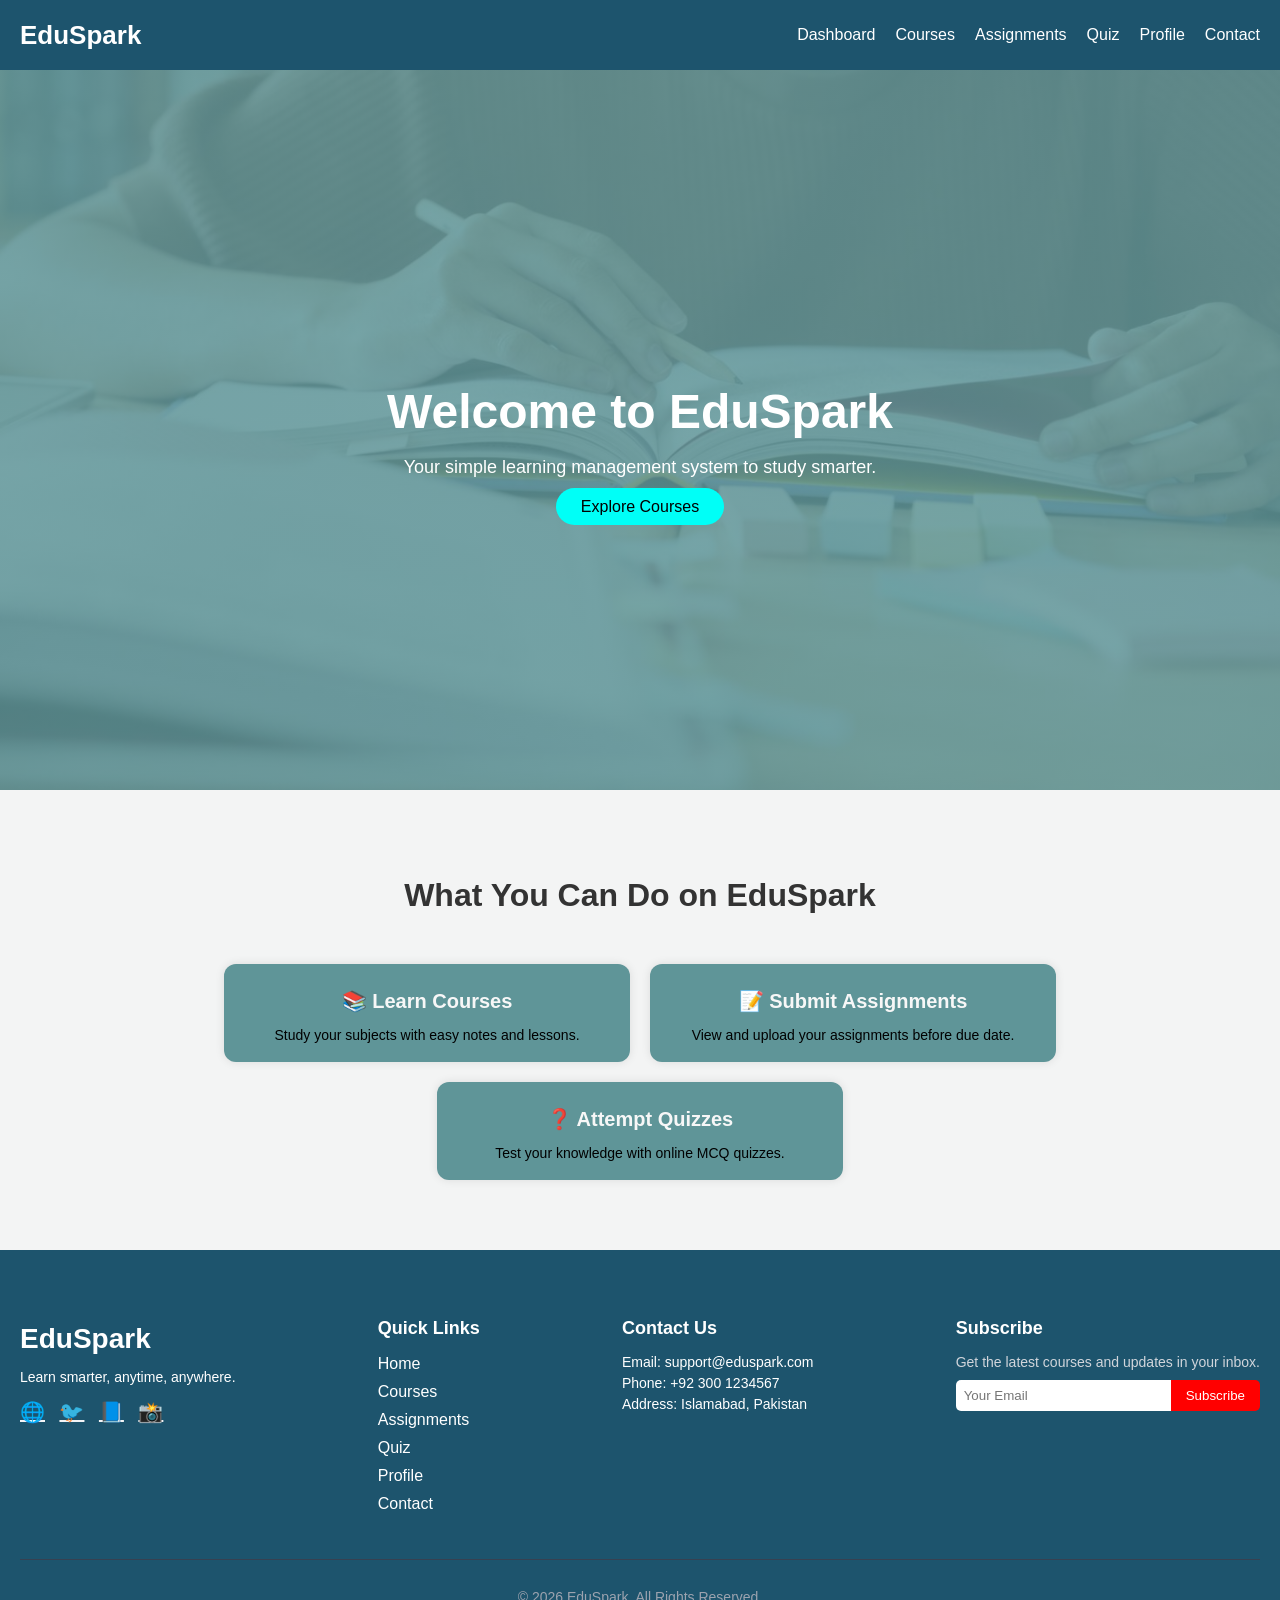
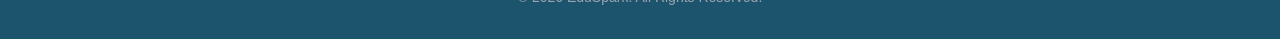
<file: index.html>
<!DOCTYPE html>
<html>
    <head>
  <meta charset="UTF-8">
  <meta name="viewport" content="width=device-width, initial-scale=1.0">
  <title>EduSpark–Mini LMS Portal</title>
  <link rel="stylesheet" href="css/style.css">
    </head>
    <body>
        <nav class="navbar">
  <div class="logo">
  <a href="./index.html">EduSpark</a>
</div>
  <ul class="nav-links">
    <li><a href="dashboard.html">Dashboard</a></li>
    <li><a href="courses.html">Courses</a></li>
    <li><a href="assignments.html">Assignments</a></li>
    <li><a href="quiz.html">Quiz</a></li>
    <li><a href="profile.html">Profile</a></li>
    <li><a href="contact.html">Contact</a></li>
  </ul>
</nav>
<section class="hero">
  <div class="hero-content">
    <h1>Welcome to EduSpark</h1>
    <p>Your simple learning management system to study smarter.</p>
    <a href="courses.html" class="hero-btn">Explore Courses</a>
  </div>
</section>
<section class="features">
  <h2>What You Can Do on EduSpark</h2>

  <div class="feature-box">
    <div class="feature-card">
      <h3>📚 Learn Courses</h3>
      <p>Study your subjects with easy notes and lessons.</p>
    </div>

    <div class="feature-card">
      <h3>📝 Submit Assignments</h3>
      <p>View and upload your assignments before due date.</p>
    </div>

    <div class="feature-card">
      <h3>❓ Attempt Quizzes</h3>
      <p>Test your knowledge with online MCQ quizzes.</p>
    </div>
  </div>
</section>


    </body>
  <!-- Footer -->
<footer class="footer">
  <div class="footer-container">

    <!-- Branding -->
    <div class="footer-brand">
      <h2>EduSpark</h2>
      <p>Learn smarter, anytime, anywhere.</p>
      <div class="social-icons">
        <a href="#" target="_blank">🌐</a>
        <a href="#" target="_blank">🐦</a>
        <a href="#" target="_blank">📘</a>
        <a href="#" target="_blank">📸</a>
      </div>
    </div>

    <!-- Quick Links -->
    <div class="footer-links">
      <h3>Quick Links</h3>
      <ul>
        <li><a href="index.html">Home</a></li>
        <li><a href="courses.html">Courses</a></li>
        <li><a href="assignments.html">Assignments</a></li>
        <li><a href="quiz.html">Quiz</a></li>
        <li><a href="profile.html">Profile</a></li>
        <li><a href="contact.html">Contact</a></li>
      </ul>
    </div>

    <!-- Contact Info -->
    <div class="footer-contact">
      <h3>Contact Us</h3>
      <p>Email: support@eduspark.com</p>
      <p>Phone: +92 300 1234567</p>
      <p>Address: Islamabad, Pakistan</p>
    </div>

    <!-- Newsletter Signup -->
    <div class="footer-newsletter">
      <h3>Subscribe</h3>
      <p>Get the latest courses and updates in your inbox.</p>
      <form action="#" method="post">
        <input type="email" placeholder="Your Email" required>
        <button type="submit">Subscribe</button>
      </form>
    </div>

  </div>

  <!-- Footer Bottom -->
  <div class="footer-bottom">
    <p>&copy; 2026 EduSpark. All Rights Reserved.</p>
  </div>
</footer>


</html>
</file>
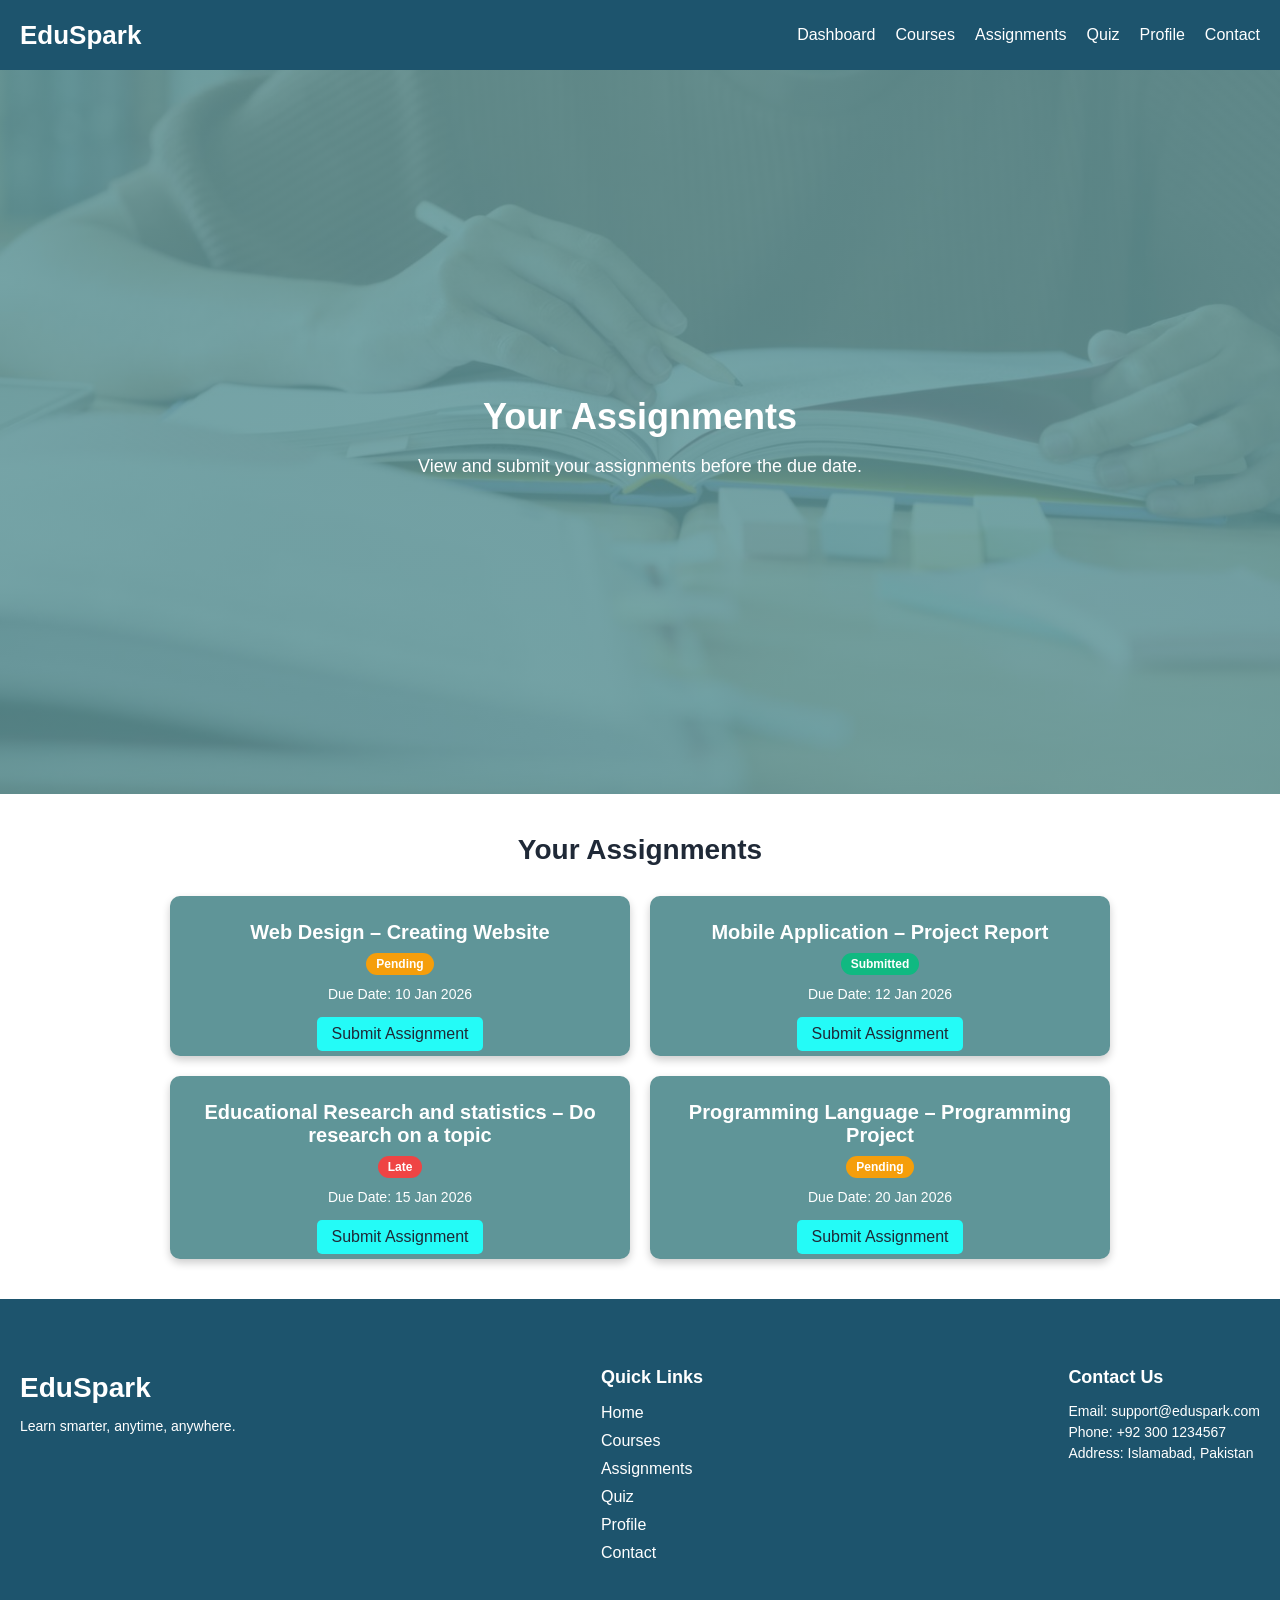
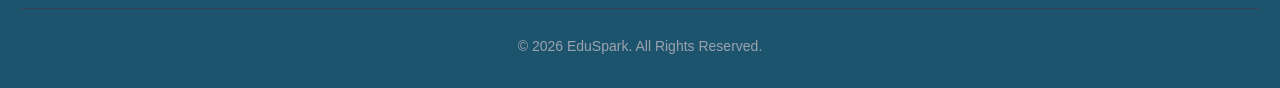
<file: assignments.html>
<!DOCTYPE html>
<html lang="en">
<head>
  <meta charset="UTF-8">
  <meta name="viewport" content="width=device-width, initial-scale=1.0">
  <title>Assignments – EduSpark</title>
  <link rel="stylesheet" href="css/style.css">
</head>
<body>

  <!-- Navbar -->
  <nav class="navbar">
    <div class="logo">
      <a href="index.html">EduSpark</a>
    </div>
    <ul class="nav-links">
      <li><a href="dashboard.html">Dashboard</a></li>
      <li><a href="courses.html">Courses</a></li>
      <li><a href="assignments.html" class="active">Assignments</a></li>
      <li><a href="quiz.html">Quiz</a></li>
      <li><a href="profile.html">Profile</a></li>
      <li><a href="contact.html">Contact</a></li>
    </ul>
  </nav>

  <!-- Hero Section -->
  <section class="hero assignments-hero">
    <div class="hero-content">
      <h1>Your Assignments</h1>
      <p>View and submit your assignments before the due date.</p>
    </div>
  </section>

  <!-- Assignments Section -->
  <section class="assignments">
    <h2>Your Assignments</h2>
    <div class="assignments-container">

      <div class="assignment-card">
  <div class="assignment-header">
    <h3>Web Design – Creating Website</h3>
    <span class="status pending">Pending</span>
  </div>
  <p>Due Date: 10 Jan 2026</p>
  <a href="#" class="assignment-btn">Submit Assignment</a>
</div>

<div class="assignment-card">
  <div class="assignment-header">
    <h3>Mobile Application – Project Report</h3>
    <span class="status submitted">Submitted</span>
  </div>
  <p>Due Date: 12 Jan 2026</p>
  <a href="#" class="assignment-btn disabled">Submit Assignment</a>
</div>

<div class="assignment-card">
  <div class="assignment-header">
<h3>Educational Research and statistics – Do research on a topic</h3>
    <span class="status late">Late</span>
  </div>
  <p>Due Date: 15 Jan 2026</p>
  <a href="#" class="assignment-btn">Submit Assignment</a>
</div>

<div class="assignment-card">
  <div class="assignment-header">
    <h3>Programming Language – Programming Project</h3>
    <span class="status pending">Pending</span>
  </div>
  <p>Due Date: 20 Jan 2026</p>
  <a href="#" class="assignment-btn">Submit Assignment</a>
</div>


    </div>
  </section>

  <!-- Footer -->
  <footer class="footer">
    <div class="footer-container">
      <div class="footer-brand">
        <h2>EduSpark</h2>
        <p>Learn smarter, anytime, anywhere.</p>
      </div>
      <div class="footer-links">
        <h3>Quick Links</h3>
        <ul>
          <li><a href="index.html">Home</a></li>
          <li><a href="courses.html">Courses</a></li>
          <li><a href="assignments.html">Assignments</a></li>
          <li><a href="quiz.html">Quiz</a></li>
          <li><a href="profile.html">Profile</a></li>
          <li><a href="contact.html">Contact</a></li>
        </ul>
      </div>
      <div class="footer-contact">
        <h3>Contact Us</h3>
        <p>Email: support@eduspark.com</p>
        <p>Phone: +92 300 1234567</p>
        <p>Address: Islamabad, Pakistan</p>
      </div>
    </div>
    <div class="footer-bottom">
      <p>&copy; 2026 EduSpark. All Rights Reserved.</p>
    </div>
  </footer>

</body>
</html>
</file>
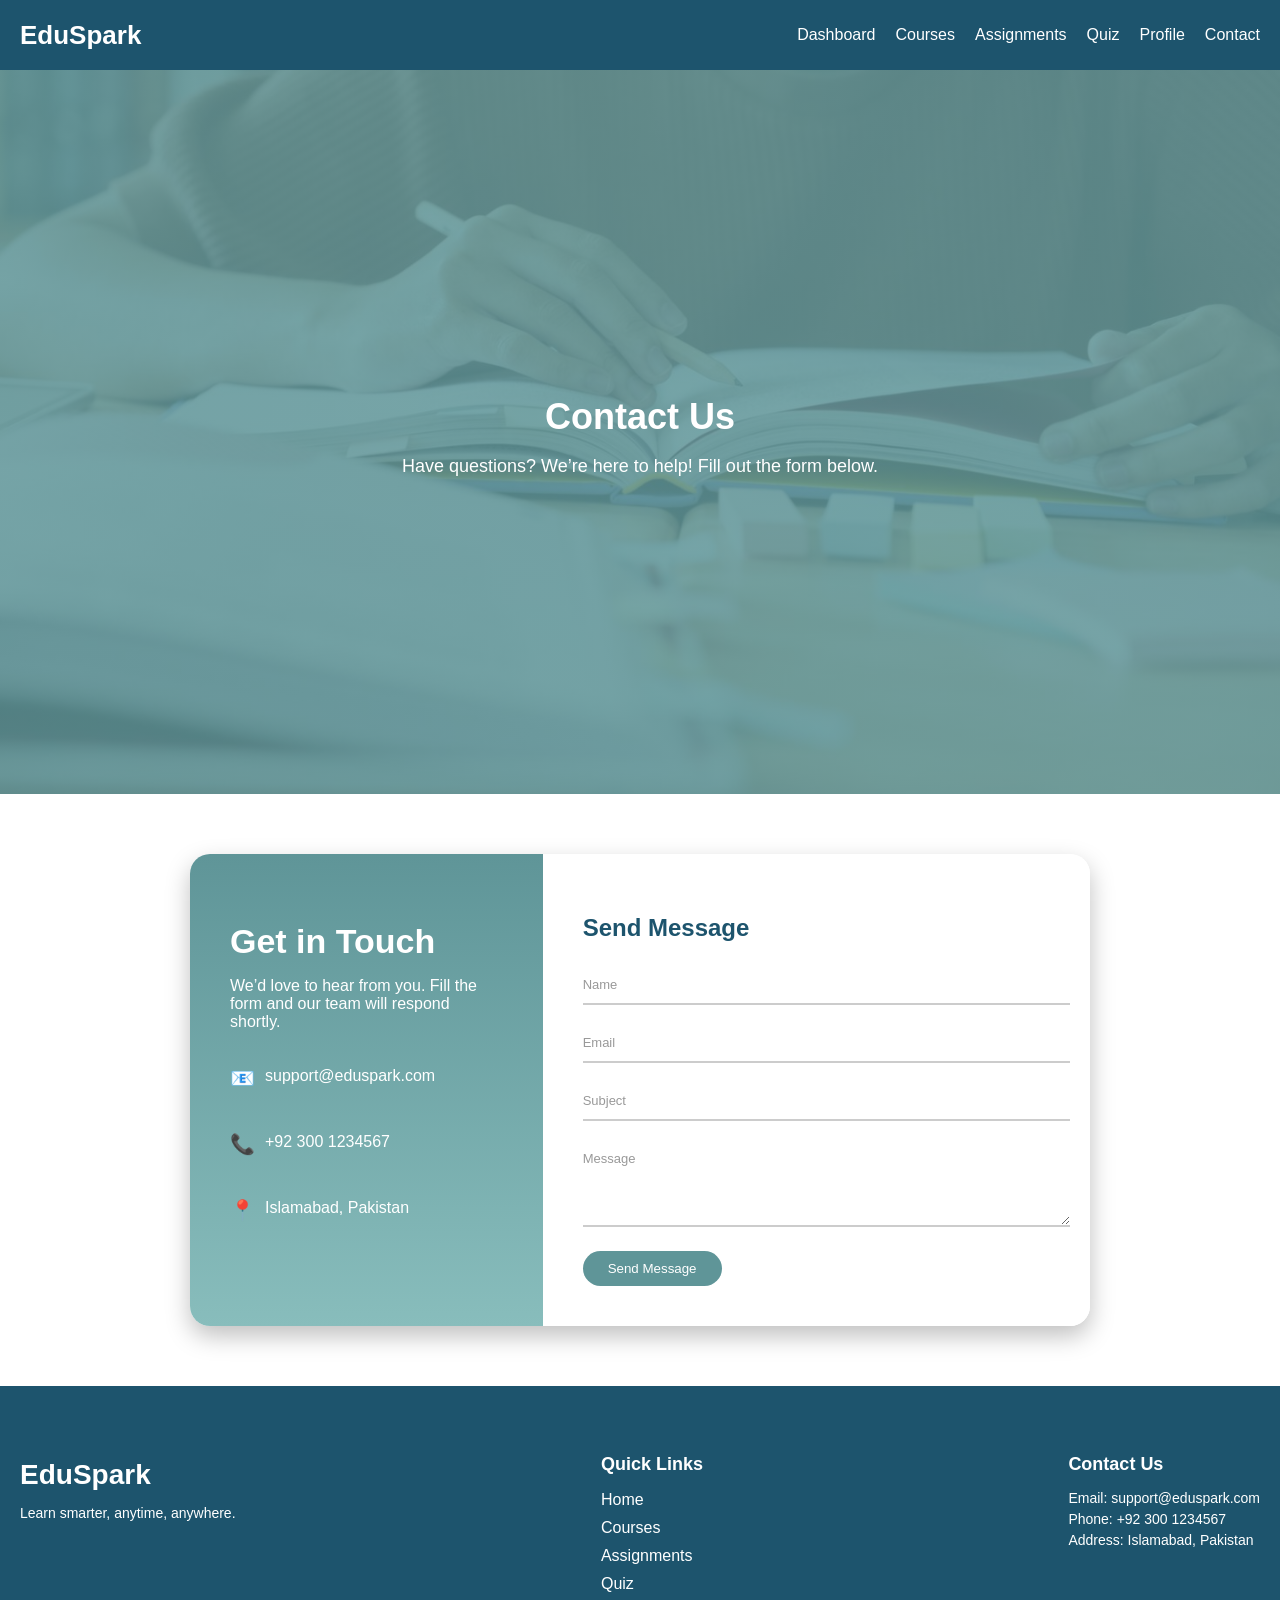
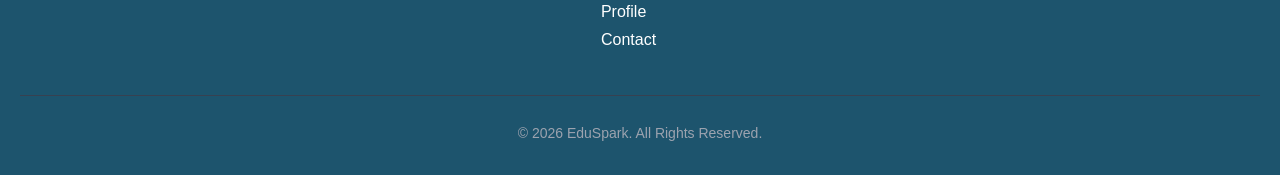
<file: contact.html>
<!DOCTYPE html>
<html lang="en">
<head>
  <meta charset="UTF-8">
  <meta name="viewport" content="width=device-width, initial-scale=1.0">
  <title>Contact – EduSpark</title>
  <link rel="stylesheet" href="css/style.css">
</head>
<body>

  <!-- Navbar -->
  <nav class="navbar">
    <div class="logo">
      <a href="index.html">EduSpark</a>
    </div>
    <ul class="nav-links">
      <li><a href="dashboard.html">Dashboard</a></li>
      <li><a href="courses.html">Courses</a></li>
      <li><a href="assignments.html">Assignments</a></li>
      <li><a href="quiz.html">Quiz</a></li>
      <li><a href="profile.html">Profile</a></li>
      <li><a href="contact.html" class="active">Contact</a></li>
    </ul>
  </nav>

  <!-- Hero Section -->
  <section class="hero contact-hero">
    <div class="hero-content">
      <h1>Contact Us</h1>
      <p>Have questions? We’re here to help! Fill out the form below.</p>
    </div>
  </section>

  <!-- Contact Form Section -->
  <section class="contact">
  <div class="contact-card">
    
    <div class="contact-info">
      <h2>Get in Touch</h2>
      <p>We’d love to hear from you. Fill the form and our team will respond shortly.</p>

      <div class="info-item">
        <span>📧</span>
        <p>support@eduspark.com</p>
      </div>

      <div class="info-item">
        <span>📞</span>
        <p>+92 300 1234567</p>
      </div>

      <div class="info-item">
        <span>📍</span>
        <p>Islamabad, Pakistan</p>
      </div>
    </div>

    <form action="#" method="POST" class="contact-form-modern">
      <h2>Send Message</h2>

      <div class="input-group">
        <input type="text" name="name" required>
        <label>Name</label>
      </div>

      <div class="input-group">
        <input type="email" name="email" required>
        <label>Email</label>
      </div>

      <div class="input-group">
        <input type="text" name="subject" required>
        <label>Subject</label>
      </div>

      <div class="input-group">
        <textarea name="message" rows="4" required></textarea>
        <label>Message</label>
      </div>

      <button type="submit" class="modern-btn">Send Message</button>
    </form>

  </div>
</section>
</body>
  <!-- Footer -->
  <footer class="footer">
    <div class="footer-container">
      <div class="footer-brand">
        <h2>EduSpark</h2>
        <p>Learn smarter, anytime, anywhere.</p>
      </div>
      <div class="footer-links">
        <h3>Quick Links</h3>
        <ul>
          <li><a href="index.html">Home</a></li>
          <li><a href="courses.html">Courses</a></li>
          <li><a href="assignments.html">Assignments</a></li>
          <li><a href="quiz.html">Quiz</a></li>
          <li><a href="profile.html">Profile</a></li>
          <li><a href="contact.html">Contact</a></li>
        </ul>
      </div>
      <div class="footer-contact">
        <h3>Contact Us</h3>
        <p>Email: support@eduspark.com</p>
        <p>Phone: +92 300 1234567</p>
        <p>Address: Islamabad, Pakistan</p>
      </div>
    </div>
    <div class="footer-bottom">
      <p>&copy; 2026 EduSpark. All Rights Reserved.</p>
    </div>
  </footer>


</html>
</file>
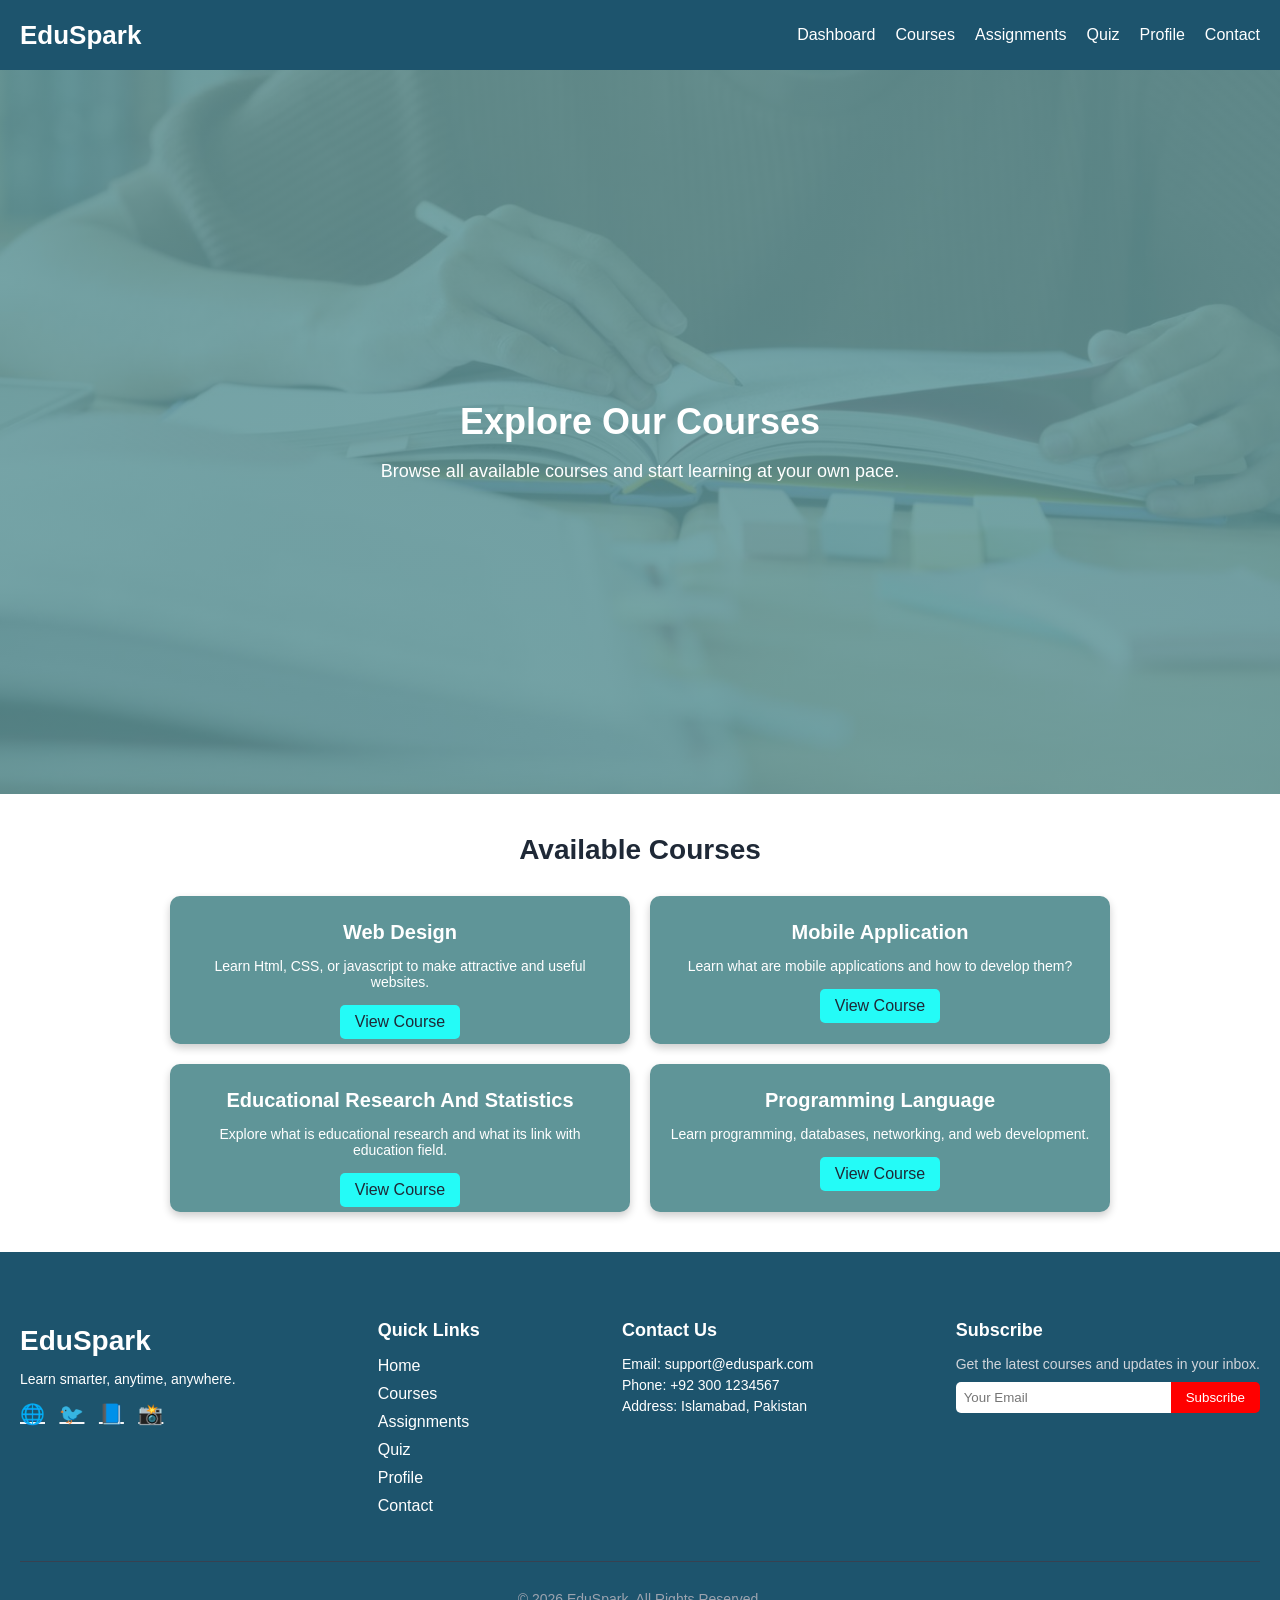
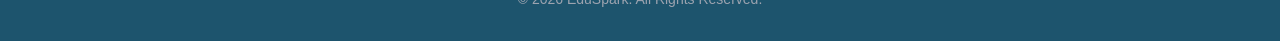
<file: courses.html>
<!DOCTYPE html>
<html lang="en">
<head>
  <meta charset="UTF-8">
  <meta name="viewport" content="width=device-width, initial-scale=1.0">
  <title>Courses – EduSpark</title>
  <link rel="stylesheet" href="css/style.css">
</head>
<body>

  <!-- Navbar -->
  <nav class="navbar">
    <div class="logo">
      <a href="index.html">EduSpark</a>
    </div>
    <ul class="nav-links">
      <li><a href="dashboard.html">Dashboard</a></li>
      <li><a href="courses.html" class="active">Courses</a></li>
      <li><a href="assignments.html">Assignments</a></li>
      <li><a href="quiz.html">Quiz</a></li>
      <li><a href="profile.html">Profile</a></li>
      <li><a href="contact.html">Contact</a></li>
    </ul>
  </nav>

  <!-- Hero Section -->
  <section class="hero courses-hero">
    <div class="hero-content">
      <h1>Explore Our Courses</h1>
      <p>Browse all available courses and start learning at your own pace.</p>
    </div>
  </section>

  <!-- Courses Section -->
  <section class="courses">
    <h2>Available Courses</h2>
    <div class="courses-container">

      <div class="course-card">
        <h3>Web Design</h3>
        <p>Learn Html, CSS, or javascript to make attractive and useful websites.</p>
        <a href="course-detail.html" class="course-btn">View Course</a>
      </div>

      <div class="course-card">
        <h3>Mobile Application</h3>
        <p>Learn what are mobile applications and how to develop them?</p>
        <a href="course-detail.html" class="course-btn">View Course</a>
      </div>

      <div class="course-card">
        <h3>Educational Research And Statistics</h3>
        <p>Explore what is educational research and what its link with education field.</p>
        <a href="course-detail.html" class="course-btn">View Course</a>
      </div>

      <div class="course-card">
        <h3>Programming Language</h3>
        <p>Learn programming, databases, networking, and web development.</p>
        <a href="course-detail.html" class="course-btn">View Course</a>
      </div>

    </div>
  </section></body>

  <!-- Footer -->
<footer class="footer">
  <div class="footer-container">

    <!-- Branding -->
    <div class="footer-brand">
      <h2>EduSpark</h2>
      <p>Learn smarter, anytime, anywhere.</p>
      <div class="social-icons">
        <a href="#" target="_blank">🌐</a>
        <a href="#" target="_blank">🐦</a>
        <a href="#" target="_blank">📘</a>
        <a href="#" target="_blank">📸</a>
      </div>
    </div>

    <!-- Quick Links -->
    <div class="footer-links">
      <h3>Quick Links</h3>
      <ul>
        <li><a href="index.html">Home</a></li>
        <li><a href="courses.html">Courses</a></li>
        <li><a href="assignments.html">Assignments</a></li>
        <li><a href="quiz.html">Quiz</a></li>
        <li><a href="profile.html">Profile</a></li>
        <li><a href="contact.html">Contact</a></li>
      </ul>
    </div>

    <!-- Contact Info -->
    <div class="footer-contact">
      <h3>Contact Us</h3>
      <p>Email: support@eduspark.com</p>
      <p>Phone: +92 300 1234567</p>
      <p>Address: Islamabad, Pakistan</p>
    </div>

    <!-- Newsletter Signup -->
    <div class="footer-newsletter">
      <h3>Subscribe</h3>
      <p>Get the latest courses and updates in your inbox.</p>
      <form action="#" method="post">
        <input type="email" placeholder="Your Email" required>
        <button type="submit">Subscribe</button>
      </form>
    </div>

  </div>

  <!-- Footer Bottom -->
  <div class="footer-bottom">
    <p>&copy; 2026 EduSpark. All Rights Reserved.</p>
  </div>
</footer>
</html>
</file>
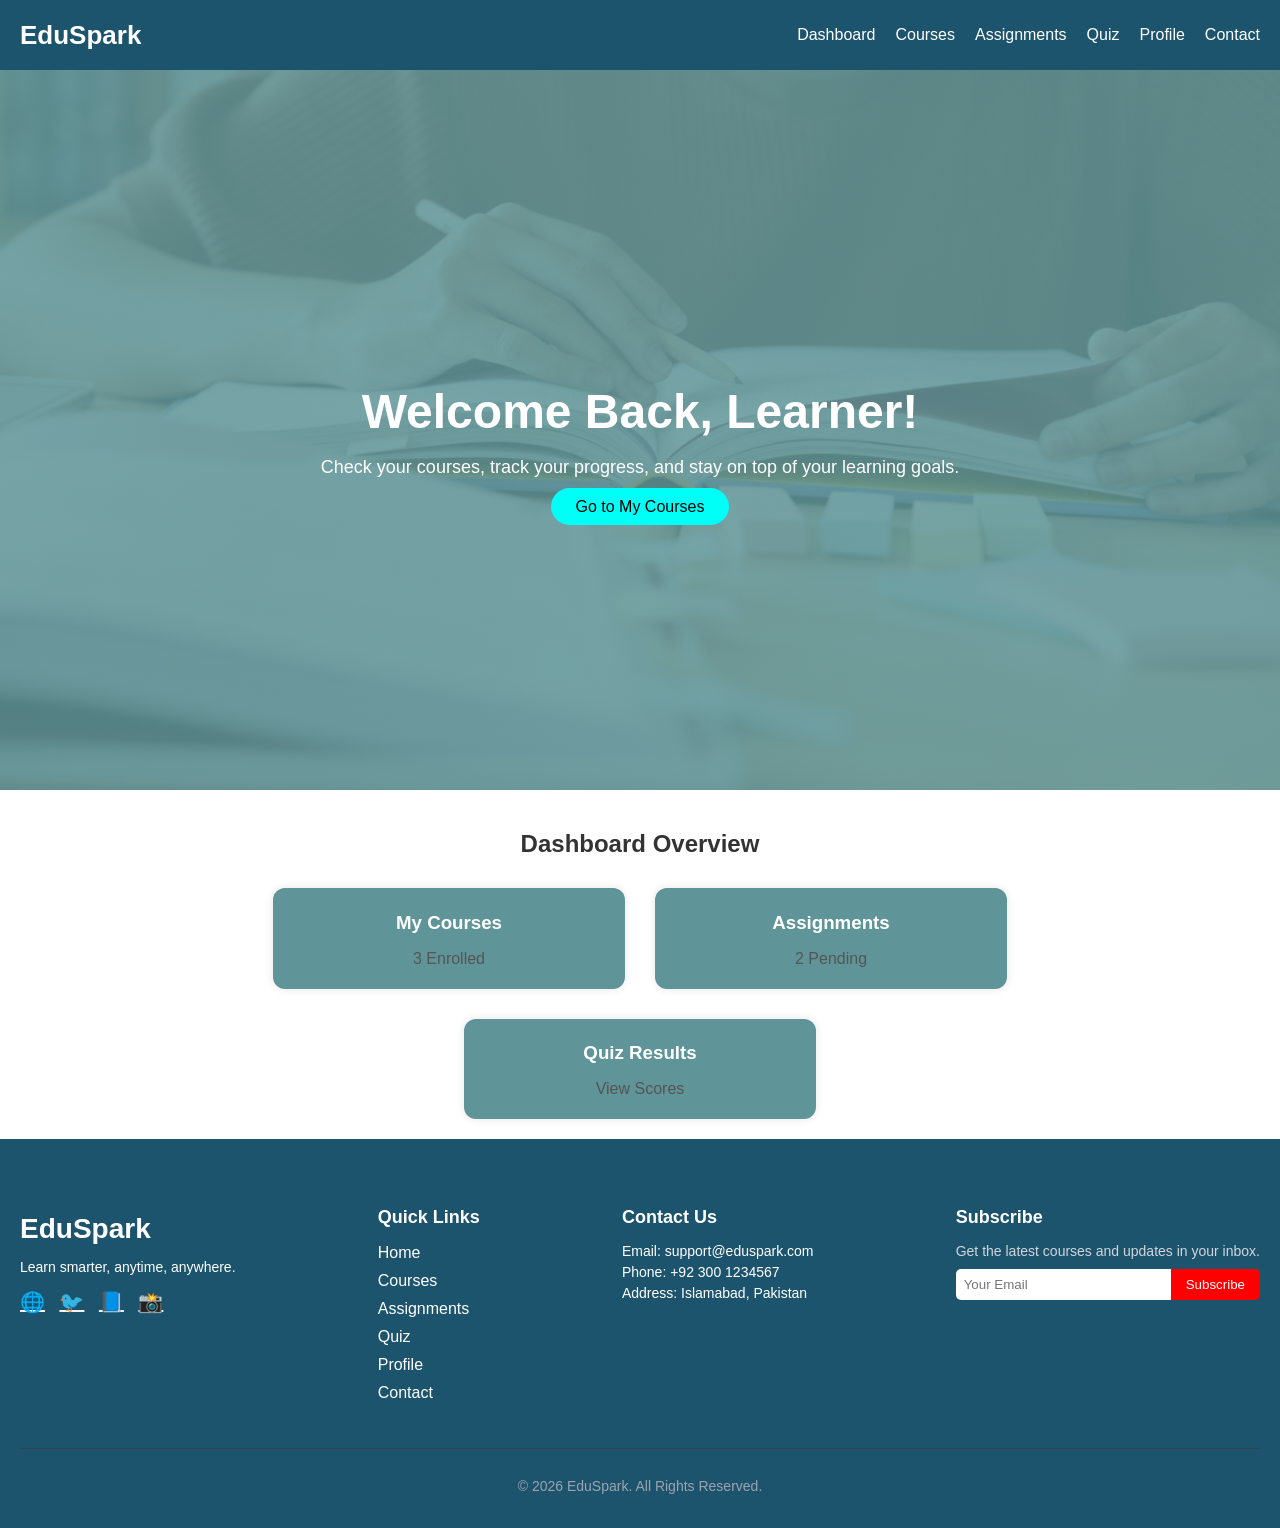
<file: dashboard.html>
<!DOCTYPE html>
<html lang="en">
<head>
  <meta charset="UTF-8">
  <meta name="viewport" content="width=device-width, initial-scale=1.0">
  <title>Dashboard – EduSpark</title>
  <link rel="stylesheet" href="css/style.css">
</head>
<body>

  <!-- Navbar -->
  <nav class="navbar">
    <div class="logo">
      <a href="index.html">EduSpark</a>
    </div>
    <ul class="nav-links">
      <li><a href="dashboard.html">Dashboard</a></li>
      <li><a href="courses.html">Courses</a></li>
      <li><a href="assignments.html">Assignments</a></li>
      <li><a href="quiz.html">Quiz</a></li>
      <li><a href="profile.html">Profile</a></li>
      <li><a href="contact.html">Contact</a></li>
    </ul>
  </nav>

  <!-- Hero Section (Unique for Dashboard) -->
  <section class="hero dashboard-hero">
    <div class="hero-content">
      <h1>Welcome Back, Learner!</h1>
      <p>Check your courses, track your progress, and stay on top of your learning goals.</p>
      <a href="courses.html" class="hero-btn">Go to My Courses</a>
    </div>
  </section>

  <!-- Dashboard Section -->
  <section class="dashboard">
    <h1>Dashboard Overview</h1>

    <div class="dashboard-box">
      <div class="dash-card">
        <h3>My Courses</h3>
        <p>3 Enrolled</p>
      </div>

      <div class="dash-card">
        <h3>Assignments</h3>
        <p>2 Pending</p>
      </div>

      <div class="dash-card">
        <h3>Quiz Results</h3>
        <p>View Scores</p>
      </div>
    </div>
  </section>

</body>
 <!-- Footer -->
<footer class="footer">
  <div class="footer-container">

    <!-- Branding -->
    <div class="footer-brand">
      <h2>EduSpark</h2>
      <p>Learn smarter, anytime, anywhere.</p>
      <div class="social-icons">
        <a href="#" target="_blank">🌐</a>
        <a href="#" target="_blank">🐦</a>
        <a href="#" target="_blank">📘</a>
        <a href="#" target="_blank">📸</a>
      </div>
    </div>

    <!-- Quick Links -->
    <div class="footer-links">
      <h3>Quick Links</h3>
      <ul>
        <li><a href="index.html">Home</a></li>
        <li><a href="courses.html">Courses</a></li>
        <li><a href="assignments.html">Assignments</a></li>
        <li><a href="quiz.html">Quiz</a></li>
        <li><a href="profile.html">Profile</a></li>
        <li><a href="contact.html">Contact</a></li>
      </ul>
    </div>

    <!-- Contact Info -->
    <div class="footer-contact">
      <h3>Contact Us</h3>
      <p>Email: support@eduspark.com</p>
      <p>Phone: +92 300 1234567</p>
      <p>Address: Islamabad, Pakistan</p>
    </div>

    <!-- Newsletter Signup -->
    <div class="footer-newsletter">
      <h3>Subscribe</h3>
      <p>Get the latest courses and updates in your inbox.</p>
      <form action="#" method="post">
        <input type="email" placeholder="Your Email" required>
        <button type="submit">Subscribe</button>
      </form>
    </div>

  </div>

  <!-- Footer Bottom -->
  <div class="footer-bottom">
    <p>&copy; 2026 EduSpark. All Rights Reserved.</p>
  </div>
</footer>
</html>
</file>
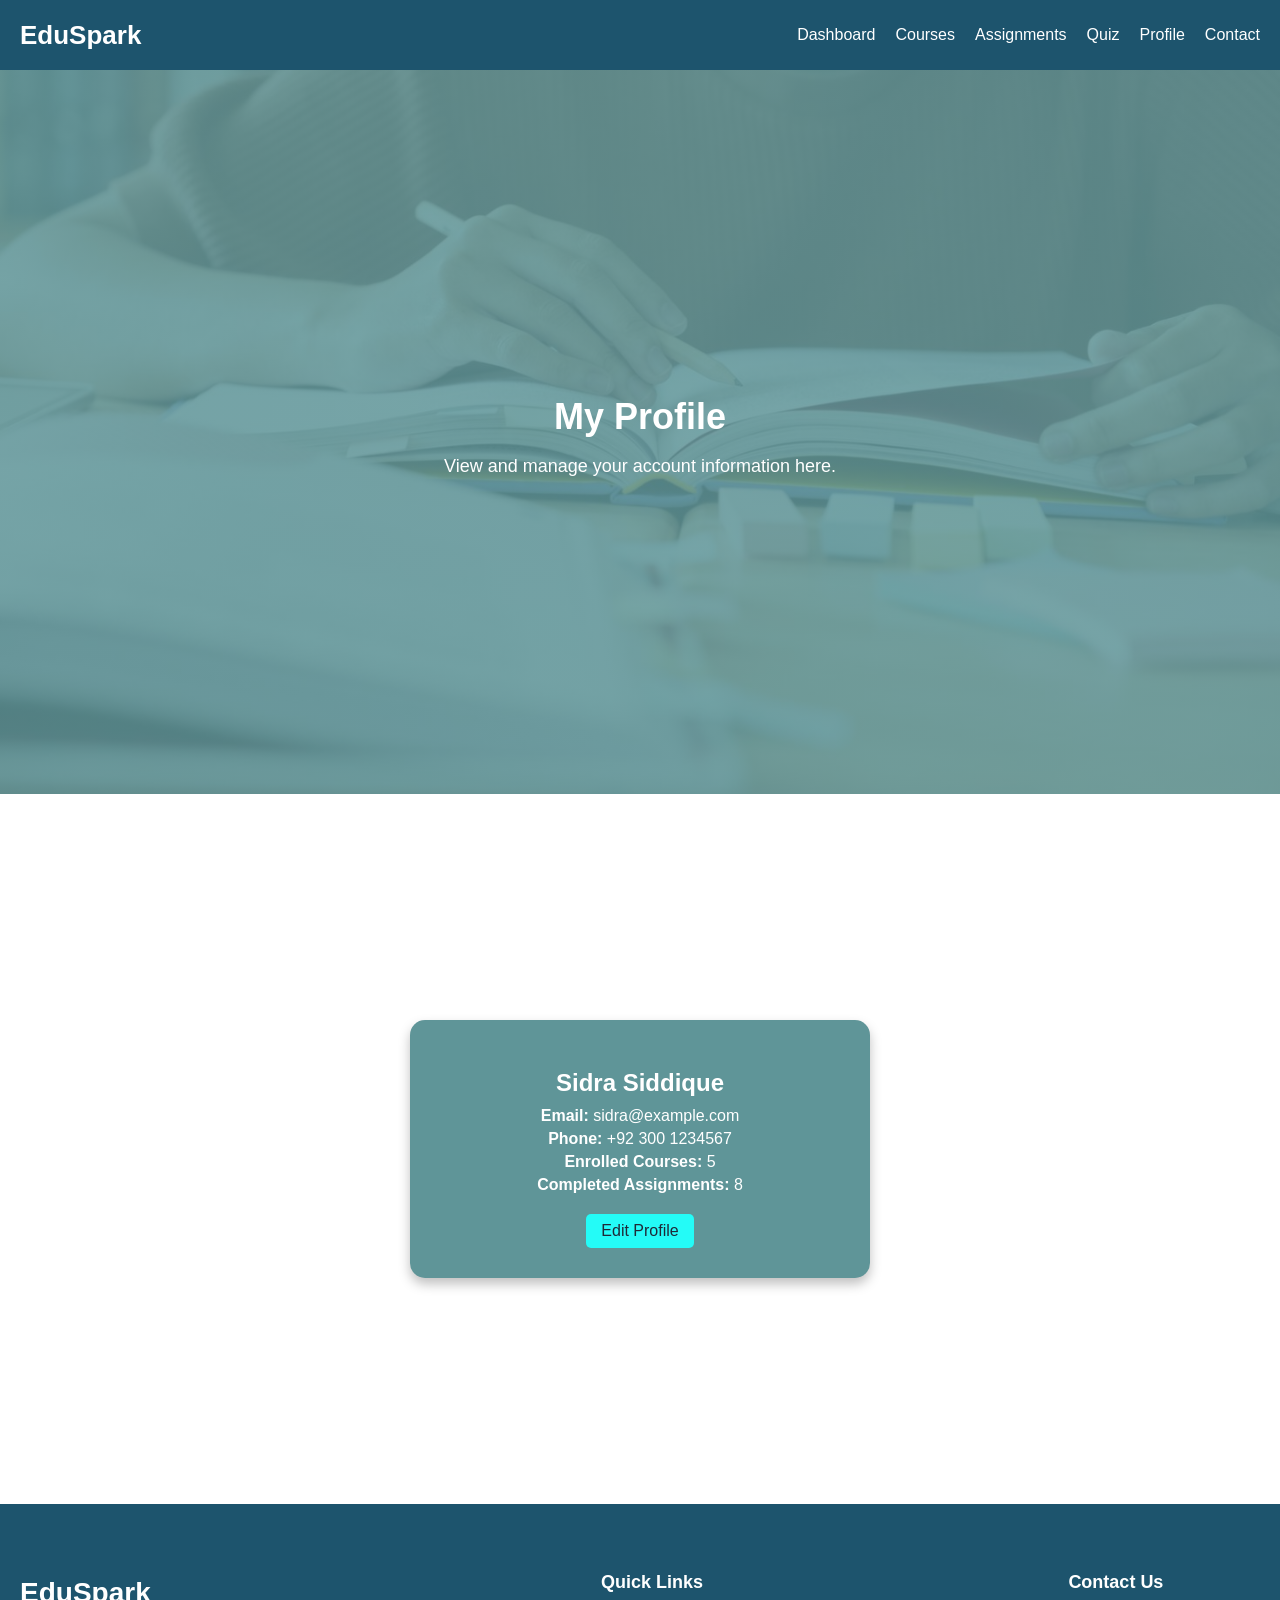
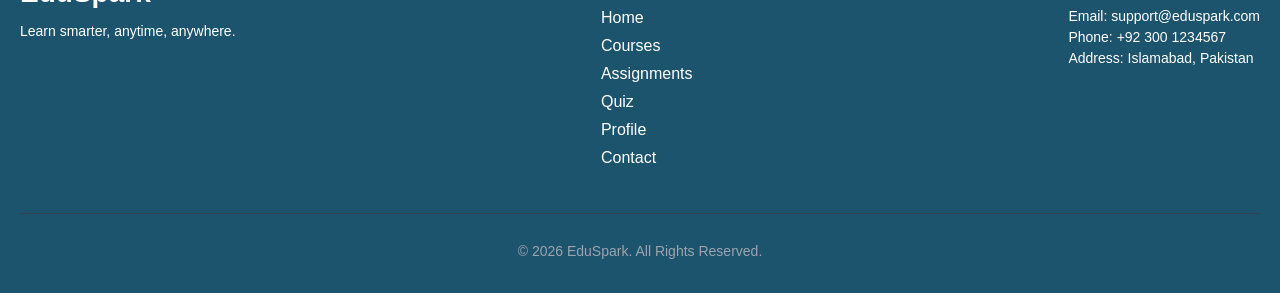
<file: profile.html>
<!DOCTYPE html>
<html lang="en">
<head>
  <meta charset="UTF-8">
  <meta name="viewport" content="width=device-width, initial-scale=1.0">
  <title>Profile – EduSpark</title>
  <link rel="stylesheet" href="css/style.css">
</head>
<body>

  <!-- Navbar -->
  <nav class="navbar">
    <div class="logo">
      <a href="index.html">EduSpark</a>
    </div>
    <ul class="nav-links">
      <li><a href="dashboard.html">Dashboard</a></li>
      <li><a href="courses.html">Courses</a></li>
      <li><a href="assignments.html">Assignments</a></li>
      <li><a href="quiz.html">Quiz</a></li>
      <li><a href="profile.html" class="active">Profile</a></li>
      <li><a href="contact.html">Contact</a></li>
    </ul>
  </nav>

  <!-- Hero Section -->
  <section class="hero profile-hero">
    <div class="hero-content">
      <h1>My Profile</h1>
      <p>View and manage your account information here.</p>
    </div>
  </section>
  

  <!-- Profile Section -->
<section class="profile">
  <div class="profile-container">
    <div class="profile-card">
        <h2>Sidra Siddique</h2>
        <p><strong>Email:</strong> sidra@example.com</p>
        <p><strong>Phone:</strong> +92 300 1234567</p>
        <p><strong>Enrolled Courses:</strong> 5</p>
        <p><strong>Completed Assignments:</strong> 8</p>
        <a href="#" class="profile-btn">Edit Profile</a>
      </div>
  </div>
  </section>

</body>
  <!-- Footer -->
  <footer class="footer">
    <div class="footer-container">
      <div class="footer-brand">
        <h2>EduSpark</h2>
        <p>Learn smarter, anytime, anywhere.</p>
      </div>
      <div class="footer-links">
        <h3>Quick Links</h3>
        <ul>
          <li><a href="index.html">Home</a></li>
          <li><a href="courses.html">Courses</a></li>
          <li><a href="assignments.html">Assignments</a></li>
          <li><a href="quiz.html">Quiz</a></li>
          <li><a href="profile.html">Profile</a></li>
          <li><a href="contact.html">Contact</a></li>
        </ul>
      </div>
      <div class="footer-contact">
        <h3>Contact Us</h3>
        <p>Email: support@eduspark.com</p>
        <p>Phone: +92 300 1234567</p>
        <p>Address: Islamabad, Pakistan</p>
      </div>
    </div>
    <div class="footer-bottom">
      <p>&copy; 2026 EduSpark. All Rights Reserved.</p>
    </div>
  </footer>


</html>
</file>
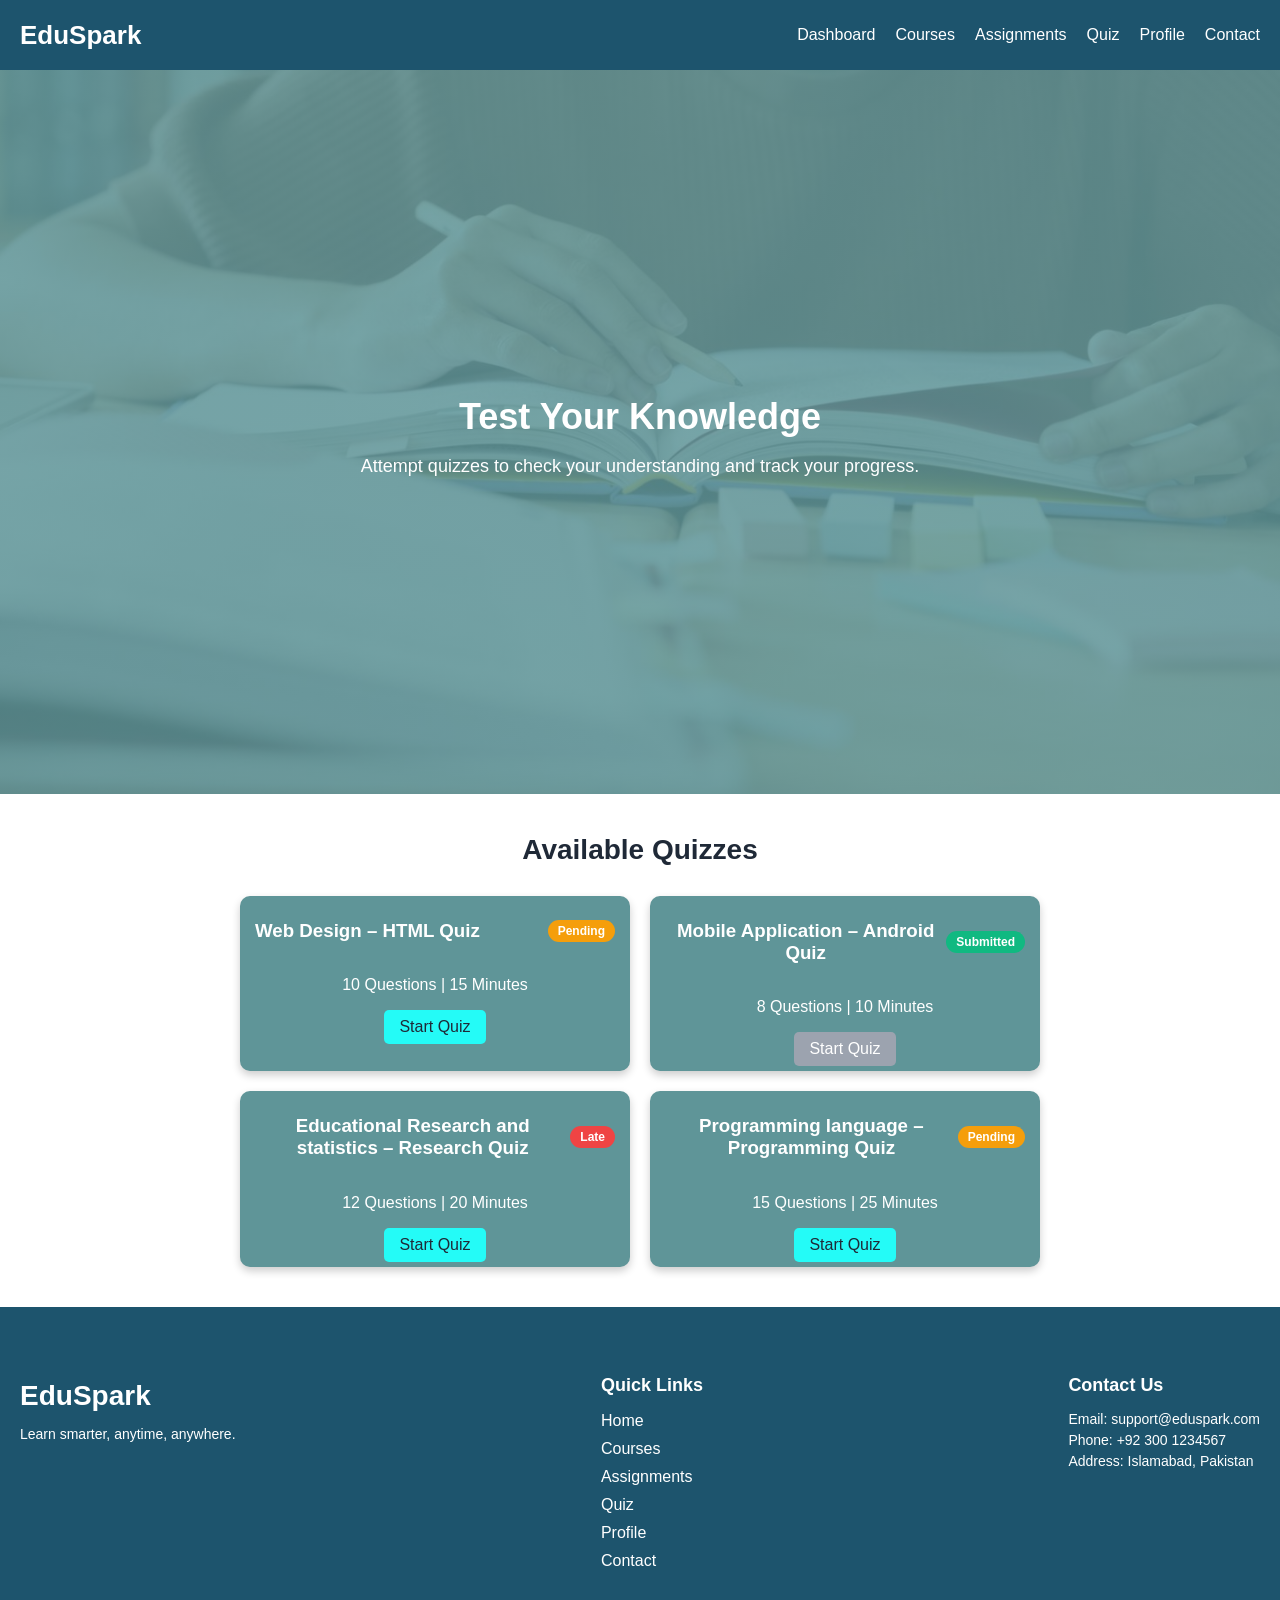
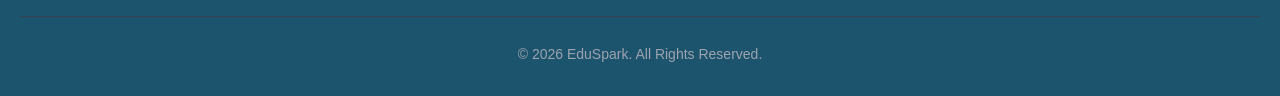
<file: quiz.html>
<!DOCTYPE html>
<html lang="en">
<head>
  <meta charset="UTF-8">
  <meta name="viewport" content="width=device-width, initial-scale=1.0">
  <title>Quizzes – EduSpark</title>
  <link rel="stylesheet" href="css/style.css">
</head>
<body>

  <!-- Navbar -->
  <nav class="navbar">
    <div class="logo">
      <a href="index.html">EduSpark</a>
    </div>
    <ul class="nav-links">
      <li><a href="dashboard.html">Dashboard</a></li>
      <li><a href="courses.html">Courses</a></li>
      <li><a href="assignments.html">Assignments</a></li>
      <li><a href="quiz.html" class="active">Quiz</a></li>
      <li><a href="profile.html">Profile</a></li>
      <li><a href="contact.html">Contact</a></li>
    </ul>
  </nav>

  <!-- Hero Section -->
  <section class="hero quiz-hero">
    <div class="hero-content">
      <h1>Test Your Knowledge</h1>
      <p>Attempt quizzes to check your understanding and track your progress.</p>
    </div>
  </section>

  <!-- Quizzes Section -->
  <section class="quizzes">
    <h2>Available Quizzes</h2>
    <div class="quizzes-container">

      <div class="quiz-card">
        <div class="quiz-header">
          <h3>Web Design – HTML Quiz</h3>
          <span class="status pending">Pending</span>
        </div>
        <p>10 Questions | 15 Minutes</p>
        <a href="quiz-detail.html" class="quiz-btn">Start Quiz</a>
      </div>

      <div class="quiz-card">
        <div class="quiz-header">
          <h3>Mobile Application – Android Quiz</h3>
          <span class="status submitted">Submitted</span>
        </div>
        <p>8 Questions | 10 Minutes</p>
        <a href="#" class="quiz-btn disabled">Start Quiz</a>
      </div>

      <div class="quiz-card">
        <div class="quiz-header">
          <h3>Educational Research and statistics – Research Quiz</h3>
          <span class="status late">Late</span>
        </div>
        <p>12 Questions | 20 Minutes</p>
        <a href="quiz-detail.html" class="quiz-btn">Start Quiz</a>
      </div>

      <div class="quiz-card">
        <div class="quiz-header">
          <h3>Programming language – Programming Quiz</h3>
          <span class="status pending">Pending</span>
        </div>
        <p>15 Questions | 25 Minutes</p>
        <a href="quiz-detail.html" class="quiz-btn">Start Quiz</a>
      </div>

    </div>
  </section>
</body>
  <!-- Footer -->
  <footer class="footer">
    <div class="footer-container">
      <div class="footer-brand">
        <h2>EduSpark</h2>
        <p>Learn smarter, anytime, anywhere.</p>
      </div>
      <div class="footer-links">
        <h3>Quick Links</h3>
        <ul>
          <li><a href="index.html">Home</a></li>
          <li><a href="courses.html">Courses</a></li>
          <li><a href="assignments.html">Assignments</a></li>
          <li><a href="quiz.html">Quiz</a></li>
          <li><a href="profile.html">Profile</a></li>
          <li><a href="contact.html">Contact</a></li>
        </ul>
      </div>
      <div class="footer-contact">
        <h3>Contact Us</h3>
        <p>Email: support@eduspark.com</p>
        <p>Phone: +92 300 1234567</p>
        <p>Address: Islamabad, Pakistan</p>
      </div>
    </div>
    <div class="footer-bottom">
      <p>&copy; 2026 EduSpark. All Rights Reserved.</p>
    </div>
  </footer>


</html>
</file>
<file: css/style.css>
body {
  margin: 0;
  padding: 0;
  font-family: Verdana, Geneva, Tahoma, sans-serif;
}
.navbar {
  display: flex;
  justify-content: space-between; 
  align-items: center;
  background-color: #1D546D; 
  padding: 10px 20px;
}
/* Navbar Logo */
.logo a {
  color: white;             /* Keep text white */
  text-decoration: none;    /* Remove underline */
  font-size: 26px;          /* Slightly larger for prominence */
  font-weight: bold;        /* Bold for visibility */
  transition: color 0.3s, transform 0.3s; /* Smooth hover effects */
}

/* Hover effect for logo */
.logo a:hover {
  color: #5F9598;           /* Accent color on hover */
  transform: scale(1.05);   /* Slightly grow on hover */
  text-decoration: underline; /* Optional underline on hover */
}

.navbar .nav-links {
  list-style: none;
  display: flex;
  gap: 20px; 
}

.navbar .nav-links li a {
  color: white;
  text-decoration: none;
  font-size: 16px;
  transition: 0.3s;
}

.navbar .nav-links li a:hover {
  text-decoration: underline;
  transform: scale(2);
  color: #5F9598;
}
.hero {
  height: 80vh;
background: linear-gradient(rgba(95,149,152,0.85), rgba(95,149,152,0.85)),
              url("../images/hero-bg.jpg");

  background-size: cover;
  background-position: center;
  display: flex;
  justify-content: center;
  align-items: center;
  text-align: center;
  color: white;
}

.hero-content h1 {
  font-size: 48px;
  margin-bottom: 10px;
}

.hero-content p {
  font-size: 18px;
  margin-bottom: 20px;
}

.hero-btn {
  background-color: #00fff7;
  color: #000;
  padding: 10px 25px;
  border-radius: 25px;
  text-decoration: none;
  font-size: 16px;
  transition: 0.3s;
}

.hero-btn:hover {
  background-color: white;
  color: #007BFF;
}
.features {
  padding: 60px 20px;
  text-align: center;
  background-color: #F3F4F4;
}

.features h2 {
  font-size: 32px;
  margin-bottom: 40px;
  color: #333;
}

.feature-box {
  display: flex;
  justify-content: center;
  gap: 20px;
  flex-wrap: wrap;
  padding: 10px;
}

.feature-card {
  background-color: #5F9598;
  width: 30%;
  padding: 5px 20px;
  border-radius: 12px;
  box-shadow: 0 0 10px rgba(0,0,0,0.1);
}

.feature-card h3 {
  font-size: 20px;
  margin-bottom: 10px;
  color: #f7f7f7;
}

.feature-card p {
  font-size: 14px;
  color: #010101;
}
.dashboard {
  padding: 20px 120px;
  text-align: center;
}

.dashboard h1 {
  margin-bottom: 30px;
  color: #333;
}

.dashboard-box {
  display: flex;
  justify-content: center;
  gap: 30px;
  flex-wrap: wrap;
}

.dash-card {
  background-color: #5F9598;
  width: 30%;
  padding: 5px 20px;
  border-radius: 12px;
  box-shadow: 0 0 10px rgba(0,0,0,0.1);
}

.dash-card h3 {
  color: #ffffff;
  margin-bottom: 10px;
}

.dash-card p {
  font-size: 16px;
  color: #555;
}
.footer {
  background-color: #1D546D; /* dark gray */
  color: #fff;
  padding: 50px 20px 20px 20px;
  font-family: 'Arial', sans-serif;
}

.footer-container {
  display: flex;
  flex-wrap: wrap;
  gap: 40px;
  justify-content: space-between;
}

.footer-brand h2 {
  font-size: 28px;
  margin-bottom: 10px;
  color: #ffffff; /* bright accent color */
}

.footer-brand p {
  font-size: 14px;
  margin-bottom: 15px;
  color: white;
}

.social-icons a {
  font-size: 20px;
  margin-right: 10px;
  color: #f3f4f6;
  transition: color 0.3s;
}

.social-icons a:hover {
  color: #1D546D; 
}

.footer-links h3,
.footer-contact h3,
.footer-newsletter h3 {
  font-size: 18px;
  margin-bottom: 15px;
  color: #ffffff;
}

.footer-links ul {
  list-style: none;
  padding: 0;
}

.footer-links ul li {
  margin-bottom: 10px;
}

.footer-links a {
  color: white;
  text-decoration: none;
  transition: color 0.3s;
}

.footer-links a:hover {
  color: #5F9598;
  text-decoration: underline;
}

.footer-contact p {
  margin: 5px 0;
  font-size: 14px;
  color: #ffffff;
}

.footer-newsletter p {
  font-size: 14px;
  margin-bottom: 10px;
  color: #d1d5db;
}

.footer-newsletter form {
  display: flex;
  flex-wrap: wrap;
}

.footer-newsletter input[type="email"] {
  padding: 8px;
  border-radius: 5px 0 0 5px;
  border: none;
  flex: 1;
  min-width: 150px;
}

.footer-newsletter button {
  padding: 8px 15px;
  border: none;
  background-color: red;
  color: white;
  border-radius: 0 5px 5px 0;
  cursor: pointer;
  transition: background 0.3s;
}

.footer-newsletter button:hover {
  background-color: darkred;
}

.footer-bottom {
  text-align: center;
  margin-top: 30px;
  font-size: 14px;
  color: #9ca3af;
  border-top: 1px solid #374151;
  padding-top: 15px;
}
/* Hero Section for Courses Page */
.courses-hero {
  background: linear-gradient(to right, #5F9598, #88BDBC)
  url("../images/hero-bg.jpg");
  color: #fff;
  text-align: center;
  padding: 2px 120px;
}

.courses-hero h1 {
  font-size: 36px;
  margin-bottom: 15px;
}

.courses-hero p {
  font-size: 18px;
  margin-bottom: 10px;
}

/* Courses Section */
.courses {
  max-width: 1200px;
  margin: 40px auto;
  padding: 0px 30px;
}

.courses h2 {
  text-align: center;
  font-size: 28px;
  margin-bottom: 30px;
  color: #1F2937;
}

/* Courses Container */
.courses-container {
  display: flex;
  flex-wrap: wrap;
  gap: 20px;
  justify-content: center;
}

/* Individual Course Cards */
.course-card {
  background-color: #5F9598; /* matching dashboard card color */
  color: #fff;
  padding: 5px 20px;
  border-radius: 10px;
  width: 35%;
  text-align: center;
  box-shadow: 0 4px 8px rgba(0,0,0,0.2);
  transition: transform 0.3s, box-shadow 0.3s;
}

.course-card:hover {
  transform: translateY(-7px);
  box-shadow: 0 6px 12px rgba(0,0,0,0.3);
}

.course-card h3 {
  font-size: 20px;
  margin-bottom: 10px;
}

.course-card p {
  font-size: 14px;
  margin-bottom: 15px;
}

/* Course Button */
.course-btn {
  display: inline-block;
  background-color: #24fbf7; /* bright accent color for CTA */
  color: #1F2937;
  padding: 8px 15px;
  border-radius: 5px;
  text-decoration: none;
  transition: background 0.3s;
}

.course-btn:hover {
  background-color: #f5510b;
}

/* Responsive Design */
@media (max-width: 768px) {
  .courses-container {
    flex-direction: column;
    align-items: center;
  }

  .course-card {
    width: 90%;
  }
}
/* Hero Section for Assignments Page */
.assignments-hero {
  background: linear-gradient(to right, #5F9598, #88BDBC)
  url("../images/hero-bg.jpg");
  color: #fff;
  text-align: center;
  padding: 2px 120px;
}

.assignments-hero h1 {
  font-size: 36px;
  margin-bottom: 15px;
}

.assignments-hero p {
  font-size: 18px;
}

/* Assignments Section */
.assignments {
  max-width: 1200px;
  margin: 40px auto;
  padding: 0 20px;
}

.assignments h2 {
  text-align: center;
  font-size: 28px;
  margin-bottom: 30px;
  color: #1F2937;
}

/* Assignments Container */
.assignments-container {
  display: flex;
  flex-wrap: wrap;
  gap: 20px;
  justify-content: center;
}

/* Assignment Card */
.assignment-card {
  background-color: #5F9598; /* same theme as dashboard cards */
  color: #fff;
  padding: 5px 20px;
  border-radius: 10px;
  width: 35%;
  text-align: center;
  box-shadow: 0 4px 8px rgba(0,0,0,0.2);
  transition: transform 0.3s, box-shadow 0.3s;
}

.assignment-card:hover {
  transform: translateY(-5px);
  box-shadow: 0 6px 12px rgba(0,0,0,0.3);
}

.assignment-card h3 {
  font-size: 20px;
  margin-bottom: 10px;
}

.assignment-card p {
  font-size: 14px;
  margin-bottom: 15px;
}

/* Assignment Button */
.assignment-btn {
  display: inline-block;
  background-color: #24fbf7; /* bright CTA button */
  color: #1F2937;
  padding: 8px 15px;
  border-radius: 5px;
  text-decoration: none;
  transition: background 0.3s;
}

.assignment-btn:hover {
  background-color: #f5510b;
}

/* Responsive Design */
@media (max-width: 768px) {
  .assignments-container {
    flex-direction: column;
    align-items: center;
  }

  .assignment-card {
    width: 90%;
  }
}
/* Hero Section for Quiz Page */
.quiz-hero {
  background: linear-gradient(to right, #5F9598, #88BDBC)
   url("../images/hero-bg.jpg");
  color: #fff;
  text-align: center;
  padding: 2px 120px;
}

.quiz-hero h1 {
  font-size: 36px;
  margin-bottom: 15px;
}

.quiz-hero p {
  font-size: 18px;
}

/* Quizzes Section */
.quizzes {
  max-width: 1200px;
  margin: 40px auto;
  padding: 0 20px;
}

.quizzes h2 {
  text-align: center;
  font-size: 28px;
  margin-bottom: 30px;
  color: #1F2937;
}

/* Quizzes Container */
.quizzes-container {
  display: flex;
  flex-wrap: wrap;
  gap: 20px;
  justify-content: center;
}

/* Individual Quiz Card */
.quiz-card {
  background-color: #5F9598; /* Dashboard card color for consistency */
  color: #fff;
  padding: 5px 15px;
  border-radius: 10px;
  width: 30%;
  text-align: center;
  box-shadow: 0 4px 8px rgba(0,0,0,0.2);
  transition: transform 0.3s, box-shadow 0.3s;
}

.quiz-card:hover {
  transform: translateY(-7px);
  box-shadow: 0 6px 12px rgba(0,0,0,0.3);
}

/* Quiz Header with Status */
.quiz-header {
  display: flex;
  justify-content: space-between;
  align-items: center;
  margin-bottom: 10px;
}

/* Status Labels */
.status {
  font-size: 12px;
  font-weight: bold;
  padding: 4px 10px;
  border-radius: 12px;
  color: #fff;
}

.status.pending { background-color: #f59e0b; }  /* Pending = Yellow/Orange */
.status.submitted { background-color: #10b981; } /* Submitted = Green */
.status.late { background-color: #ef4444; }      /* Late = Red */

/* Quiz Button */
.quiz-btn {
  display: inline-block;
  background-color: #24fbf7; /* Bright CTA button */
  color: #1F2937;
  padding: 8px 15px;
  border-radius: 5px;
  text-decoration: none;
  transition: background 0.3s;
}

.quiz-btn:hover {
  background-color: #f5510b;
}

/* Disabled Button for Submitted or Late Quizzes */
.quiz-btn.disabled {
  background-color: #9ca3af; /* Gray */
  color: #fff;
  cursor: not-allowed;
  pointer-events: none;
}

/* Responsive Design */
@media (max-width: 768px) {
  .quizzes-container {
    flex-direction: column;
    align-items: center;
  }

  .quiz-card {
    width: 90%;
  }
}
/* Hero Section for Profile Page */
.profile-hero {
  background: linear-gradient(to right, #5F9598, #88BDBC)
  url("../images/hero-bg.jpg");
  color: #fff;
  text-align: center;
  padding: 2px 120px;
}

.profile-hero h1 {
  font-size: 36px;
  margin-bottom: 15px;
}

.profile-hero p {
  font-size: 18px;
}

/* Profile Section */
.profile {
 min-height: 70vh;                /* takes most of the screen height */
  display: flex;
  justify-content: center;        /* horizontal center */
  align-items: center;            /* vertical center */
  padding: 40px 20px;
}
.profile-container {
  width: 100%;
  display: flex;
  justify-content: center;
}


/* Profile Card */
.profile-card {
  background-color: #5F9598; /* same as dashboard cards for consistency */
  color: #fff;
  padding: 30px;
  border-radius: 15px;
  text-align: center;
  width: 100%;
  max-width: 400px;
  box-shadow: 0 6px 12px rgba(0,0,0,0.25);
}


.profile-card h2 {
  font-size: 24px;
  margin-bottom: 10px;
}

.profile-card p {
  font-size: 16px;
  margin: 5px 0;
}

.profile-btn {
  display: inline-block;
  margin-top: 15px;
  background-color: #24fbf7;
  color: #1F2937;
  padding: 8px 15px;
  border-radius: 5px;
  text-decoration: none;
  transition: background 0.3s;
}

.profile-btn:hover {
  background-color: #f5510b;
}

/* Responsive Design */
@media (max-width: 500px) {
  .profile-card {
    width: 90%;
    padding: 20px;
  }

  .profile-card img.profile-avatar {
    width: 100px;
    height: 100px;
  }
}
/* Hero Section for Contact Page */
.contact-hero {
  background: linear-gradient(to right, #5F9598, #88BDBC)
  url("../images/hero-bg.jpg");
  color: #fff;
  text-align: center;
  padding: 2px 120px;
}

.contact-hero h1 {
  font-size: 36px;
  margin-bottom: 15px;
}

.contact-hero p {
  font-size: 18px;
}

/* Contact Section */
.contact {
  padding: 60px 20px;
  display: flex;
  justify-content: center;
}

.contact-card {
  background: rgba(255,255,255,0.15);
  backdrop-filter: blur(10px);
  border-radius: 20px;
  display: flex;
  max-width: 900px;
  width: 100%;
  overflow: hidden;
  box-shadow: 0 10px 25px rgba(0,0,0,0.25);
}

/* Left Info Panel */
.contact-info {
  background: linear-gradient(to bottom, #5F9598, #88BDBC);
  color: white;
  padding: 40px;
  width: 35%;
}

.contact-info h2 {
  margin-bottom: 15px;
  font-size: 34px;
}

.contact-info p {
  font-size: 16px;
  margin-bottom: 20px;
}

.info-item {
  display: flex;
  align-items: center;
  margin-bottom: 12px;
}

.info-item span {
  font-size: 20px;
  margin-right: 10px;
}

/* Right Form Panel */
.contact-form-modern {
  background: #ffffff;
  padding: 40px;
  width: 60%;
}

.contact-form-modern h2 {
  margin-bottom: 25px;
  color: #1D546D;
}  
/* Floating Inputs */
.input-group {
  position: relative;
  margin-bottom: 20px;
}
.input-group input,
.input-group textarea {
  width: 100%;
  padding: 10px;
  border: none;
  border-bottom: 2px solid #ccc;
  outline: none;
  font-size: 14px;
}

.input-group label {
  position: absolute;
  top: 10px;
  left: 0;
  font-size: 13px;
  color: #999;
  pointer-events: none;
  transition: 0.3s;
}

.input-group input:focus + label,
.input-group input:valid + label,
.input-group textarea:focus + label,
.input-group textarea:valid + label {
  top: -10px;
  font-size: 11px;
  color: #5F9598;
}

/* Button */
.modern-btn {
  background: #5F9598;
  color: #fff;
  border: none;
  padding: 10px 25px;
  border-radius: 25px;
  cursor: pointer;
  transition: 0.3s;
}

.modern-btn:hover {
  background: #1D546D;
}

/* Responsive */
@media(max-width: 768px){
  .contact-card {
    flex-direction: column;
  }
  .contact-info, .contact-form-modern {
    width: 100%;
  }
}
</file>
